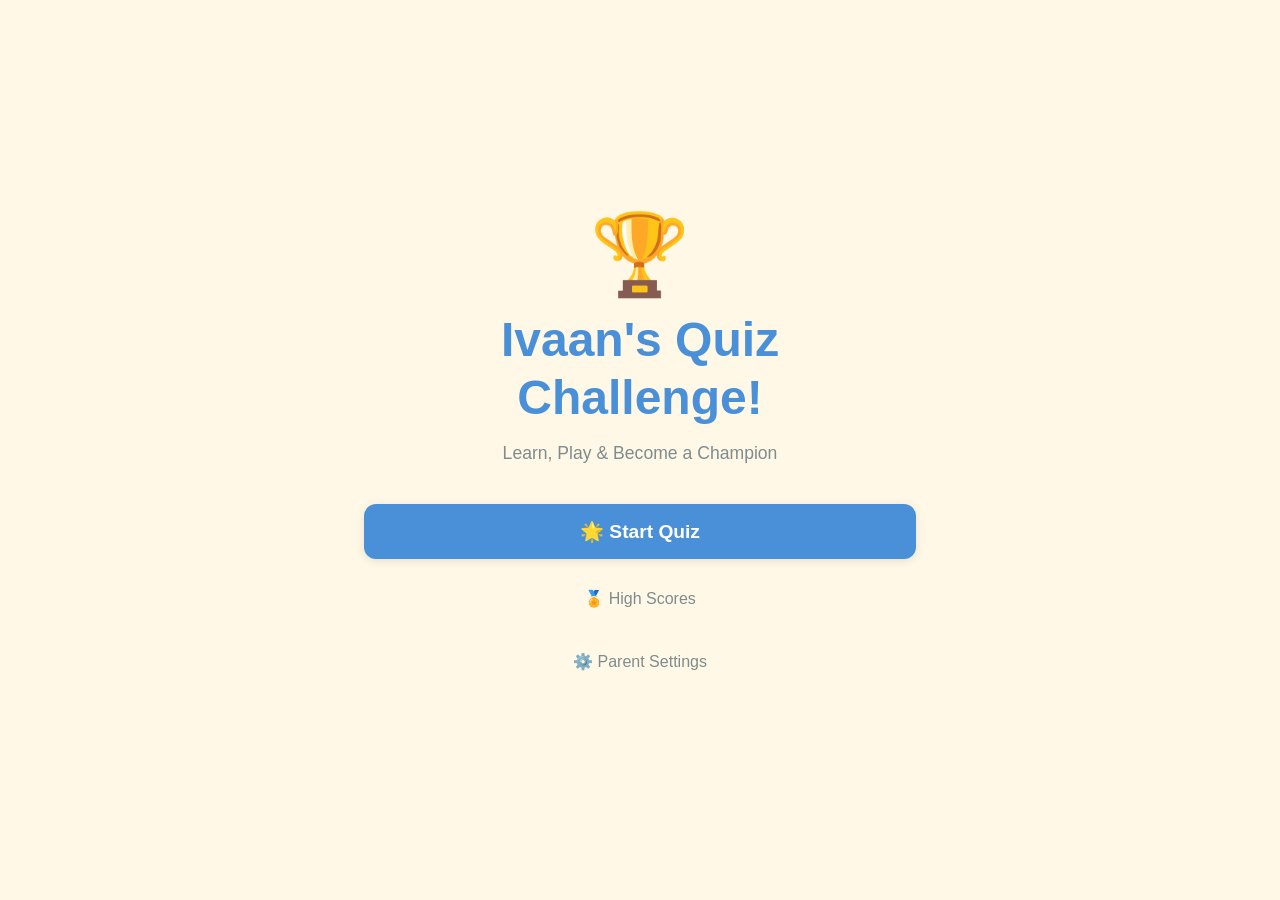
<file: index.html>
<!DOCTYPE html>
<html lang="en">
<head>
  <meta charset="UTF-8">
  <meta name="viewport" content="width=device-width, initial-scale=1.0, maximum-scale=1.0, user-scalable=no">
  <meta name="theme-color" content="#4A90D9">
  <meta name="apple-mobile-web-app-capable" content="yes">
  <meta name="apple-mobile-web-app-status-bar-style" content="default">
  <link rel="manifest" href="manifest.json">
  <link rel="stylesheet" href="css/styles.css">
  <link rel="stylesheet" href="css/animations.css">
  <title>Ivaan's Quiz Challenge</title>
</head>
<body>
  <div id="app">

    <!-- Screen 1: Home -->
    <section id="screen-home" class="screen active">
      <div class="home-container">
        <div class="home-trophy">&#127942;</div>
        <h1 class="home-title">Ivaan's Quiz<br>Challenge!</h1>
        <p class="home-subtitle">Learn, Play &amp; Become a Champion</p>
        <button class="btn btn-primary btn-large pulse" id="btn-start">
          &#127775; Start Quiz
        </button>
        <button class="btn btn-ghost" id="btn-high-scores">
          &#127941; High Scores
        </button>
        <button class="btn btn-ghost" id="btn-settings">
          &#9881;&#65039; Parent Settings
        </button>
      </div>
    </section>

    <!-- Screen 2: Topic Selection -->
    <section id="screen-topic-select" class="screen">
      <div class="screen-header">
        <button class="btn-back" id="btn-back-topics">&#8592;</button>
        <h2>Choose a Topic</h2>
      </div>
      <div class="topic-grid" id="topic-grid">
        <!-- Populated by JS -->
      </div>
      <div class="screen-footer">
        <button class="btn btn-primary" id="btn-topic-next" disabled>Next &#8594;</button>
      </div>
    </section>

    <!-- Screen 3: Quiz Configuration -->
    <section id="screen-quiz-config" class="screen">
      <div class="screen-header">
        <button class="btn-back" id="btn-back-config">&#8592;</button>
        <h2>Set Up Your Quiz</h2>
      </div>
      <div class="config-container">
        <div class="config-section">
          <h3>&#127891; Age Group</h3>
          <div class="config-options" id="age-options">
            <button class="config-btn selected" data-age="5-7">
              <span class="config-btn-label">5-7 years</span>
              <span class="config-btn-desc">Easy &amp; Fun!</span>
            </button>
            <button class="config-btn" data-age="8-10">
              <span class="config-btn-label">8-10 years</span>
              <span class="config-btn-desc">A Bit Trickier!</span>
            </button>
            <button class="config-btn" data-age="11-13">
              <span class="config-btn-label">11-13 years</span>
              <span class="config-btn-desc">Challenge Mode!</span>
            </button>
          </div>
        </div>
        <div class="config-section">
          <h3>&#10067; Number of Questions</h3>
          <div class="config-pills" id="count-options">
            <button class="pill selected" data-count="10">10</button>
            <button class="pill" data-count="15">15</button>
            <button class="pill" data-count="20">20</button>
            <button class="pill" data-count="25">25</button>
            <button class="pill" data-count="30">30</button>
          </div>
        </div>
      </div>
      <div class="screen-footer">
        <button class="btn btn-primary btn-large" id="btn-start-quiz">
          &#127922; Start Quiz!
        </button>
      </div>
    </section>

    <!-- Screen 4: Quiz -->
    <section id="screen-quiz" class="screen">
      <div class="quiz-header">
        <div class="quiz-progress-bar">
          <div class="quiz-progress-fill" id="quiz-progress"></div>
        </div>
        <div class="quiz-info">
          <span id="quiz-topic-badge" class="topic-badge"></span>
          <span id="quiz-counter">Question 1 of 10</span>
          <span id="quiz-score-display">&#11088; 0</span>
        </div>
      </div>
      <div class="quiz-body">
        <div class="streak-banner hidden" id="streak-banner">
          &#128293; <span id="streak-count">0</span> in a row!
        </div>
        <div class="question-card" id="question-card">
          <p class="question-text" id="question-text"></p>
        </div>
        <div class="options-container" id="options-container">
          <!-- 4 option buttons populated by JS -->
        </div>
        <div class="explanation-card hidden" id="explanation-card">
          <div class="explanation-result" id="explanation-result"></div>
          <p class="explanation-text" id="explanation-text"></p>
          <div class="fun-fact" id="fun-fact"></div>
        </div>
        <button class="btn btn-primary btn-next hidden" id="btn-next-question">
          Next Question &#8594;
        </button>
      </div>
    </section>

    <!-- Screen 5: Results -->
    <section id="screen-results" class="screen">
      <div class="results-container">
        <div class="results-header">
          <div class="results-emoji" id="results-emoji"></div>
          <h2 class="results-title" id="results-title"></h2>
        </div>
        <div class="results-score-card">
          <div class="results-score" id="results-score"></div>
          <div class="results-stars" id="results-stars"></div>
          <div class="results-message" id="results-message"></div>
          <div class="results-streak" id="results-streak"></div>
        </div>
        <div class="results-actions">
          <button class="btn btn-primary" id="btn-review">&#128196; Review Answers</button>
          <button class="btn btn-secondary" id="btn-play-again">&#128260; Play Again</button>
          <button class="btn btn-secondary" id="btn-new-topic">&#127912; New Topic</button>
          <button class="btn btn-ghost" id="btn-share">&#128228; Share Score</button>
          <button class="btn btn-ghost" id="btn-home">&#127968; Home</button>
        </div>
      </div>
      <!-- Review Panel -->
      <div class="review-panel hidden" id="review-panel">
        <div class="screen-header">
          <button class="btn-back" id="btn-back-review">&#8592; Back to Results</button>
          <h2>Answer Review</h2>
        </div>
        <div class="review-list" id="review-list">
          <!-- Populated by JS -->
        </div>
      </div>
    </section>

    <!-- Screen 6: Parent Settings -->
    <section id="screen-settings" class="screen">
      <div class="screen-header">
        <button class="btn-back" id="btn-back-settings">&#8592;</button>
        <h2>&#9881;&#65039; Parent Settings</h2>
      </div>
      <div class="settings-container">
        <div class="config-section">
          <h3>&#10133; Add Custom Questions</h3>
          <p class="settings-desc">Add your own questions to any topic. Custom questions are saved on this device.</p>

          <label class="form-label">Topic</label>
          <select class="form-select" id="settings-topic">
            <!-- Populated by JS -->
          </select>

          <label class="form-label">Age Group</label>
          <select class="form-select" id="settings-age">
            <option value="5-7">5-7 years</option>
            <option value="8-10">8-10 years</option>
            <option value="11-13">11-13 years</option>
          </select>

          <label class="form-label">Question</label>
          <textarea class="form-input" id="settings-question" rows="2" placeholder="e.g. What is the capital of France?"></textarea>

          <label class="form-label">Option A (Correct Answer)</label>
          <input class="form-input" id="settings-opt-a" type="text" placeholder="Correct answer">

          <label class="form-label">Option B</label>
          <input class="form-input" id="settings-opt-b" type="text" placeholder="Wrong answer">

          <label class="form-label">Option C</label>
          <input class="form-input" id="settings-opt-c" type="text" placeholder="Wrong answer">

          <label class="form-label">Option D</label>
          <input class="form-input" id="settings-opt-d" type="text" placeholder="Wrong answer">

          <label class="form-label">Explanation</label>
          <textarea class="form-input" id="settings-explanation" rows="2" placeholder="Why is this the correct answer?"></textarea>

          <label class="form-label">Fun Fact (optional)</label>
          <input class="form-input" id="settings-funfact" type="text" placeholder="A fun fact related to this question">

          <button class="btn btn-primary" id="btn-add-question" style="margin-top:16px">
            &#10133; Add Question
          </button>
          <div class="settings-message hidden" id="settings-message"></div>
        </div>

        <div class="config-section">
          <h3>&#128203; Custom Questions Added</h3>
          <div id="custom-questions-summary">
            <!-- Populated by JS -->
          </div>
          <button class="btn btn-ghost" id="btn-clear-custom" style="margin-top:12px; color: var(--color-error);">
            &#128465; Clear All Custom Questions
          </button>
        </div>

        <div class="config-section">
          <h3>&#128465; Reset Data</h3>
          <button class="btn btn-ghost" id="btn-clear-scores" style="color: var(--color-error);">
            Clear All High Scores
          </button>
        </div>
      </div>
    </section>

    <!-- High Scores Modal -->
    <div class="modal hidden" id="modal-high-scores">
      <div class="modal-content">
        <div class="modal-header">
          <h2>&#127941; High Scores</h2>
          <button class="btn-close" id="btn-close-scores">&times;</button>
        </div>
        <div class="modal-body" id="high-scores-list">
          <!-- Populated by JS -->
        </div>
      </div>
    </div>

  </div>

  <script type="module" src="js/app.js"></script>
</body>
</html>
</file>
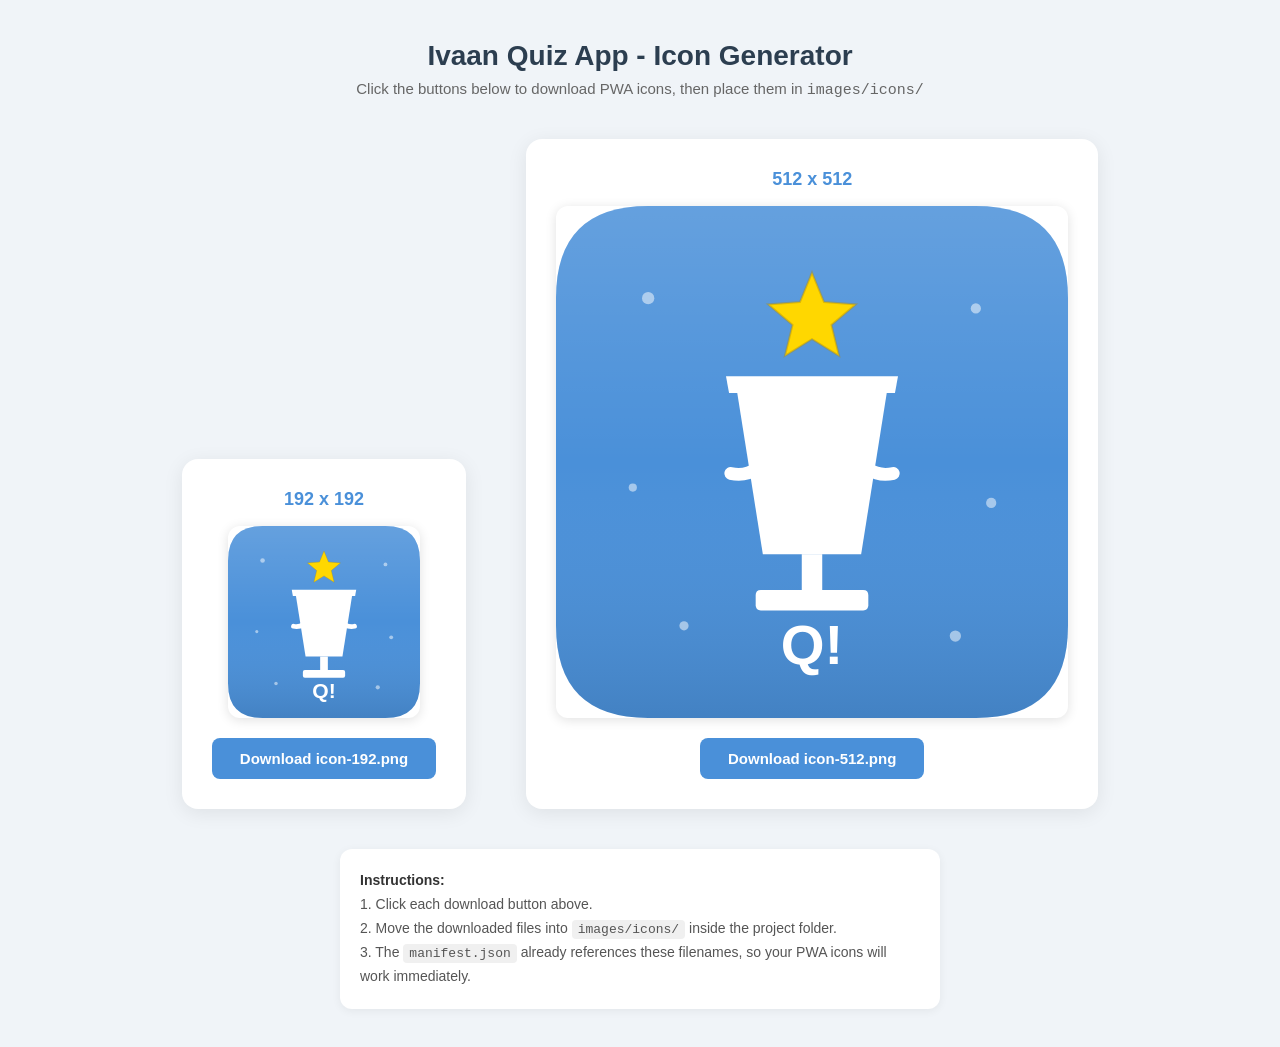
<file: generate-icons.html>
<!DOCTYPE html>
<html lang="en">
<head>
    <meta charset="UTF-8">
    <meta name="viewport" content="width=device-width, initial-scale=1.0">
    <title>Ivaan Quiz App - Icon Generator</title>
    <style>
        * { margin: 0; padding: 0; box-sizing: border-box; }
        body {
            font-family: -apple-system, BlinkMacSystemFont, 'Segoe UI', Roboto, sans-serif;
            background: #f0f4f8;
            color: #333;
            padding: 40px;
            text-align: center;
        }
        h1 {
            font-size: 28px;
            margin-bottom: 8px;
            color: #2c3e50;
        }
        p.subtitle {
            color: #666;
            margin-bottom: 40px;
            font-size: 15px;
        }
        .icons-row {
            display: flex;
            justify-content: center;
            align-items: flex-end;
            gap: 60px;
            flex-wrap: wrap;
        }
        .icon-box {
            background: #fff;
            border-radius: 16px;
            padding: 30px;
            box-shadow: 0 4px 20px rgba(0,0,0,0.08);
        }
        .icon-box h2 {
            font-size: 18px;
            margin-bottom: 16px;
            color: #4A90D9;
        }
        canvas {
            display: block;
            margin: 0 auto 20px;
            border-radius: 12px;
            box-shadow: 0 2px 12px rgba(0,0,0,0.12);
        }
        button {
            background: #4A90D9;
            color: #fff;
            border: none;
            padding: 12px 28px;
            font-size: 15px;
            font-weight: 600;
            border-radius: 8px;
            cursor: pointer;
            transition: background 0.2s;
        }
        button:hover { background: #3a7bc8; }
        button:active { background: #2e6ab0; }
        .note {
            margin-top: 40px;
            padding: 20px;
            background: #fff;
            border-radius: 12px;
            max-width: 600px;
            margin-left: auto;
            margin-right: auto;
            box-shadow: 0 2px 10px rgba(0,0,0,0.06);
            text-align: left;
            font-size: 14px;
            color: #555;
            line-height: 1.7;
        }
        .note strong { color: #333; }
        .note code {
            background: #f0f0f0;
            padding: 2px 6px;
            border-radius: 4px;
            font-size: 13px;
        }
    </style>
</head>
<body>

<h1>Ivaan Quiz App - Icon Generator</h1>
<p class="subtitle">Click the buttons below to download PWA icons, then place them in <code>images/icons/</code></p>

<div class="icons-row">
    <div class="icon-box">
        <h2>192 x 192</h2>
        <canvas id="canvas192" width="192" height="192"></canvas>
        <button onclick="download('canvas192', 'icon-192.png')">Download icon-192.png</button>
    </div>
    <div class="icon-box">
        <h2>512 x 512</h2>
        <canvas id="canvas512" width="512" height="512"></canvas>
        <button onclick="download('canvas512', 'icon-512.png')">Download icon-512.png</button>
    </div>
</div>

<div class="note">
    <strong>Instructions:</strong><br>
    1. Click each download button above.<br>
    2. Move the downloaded files into <code>images/icons/</code> inside the project folder.<br>
    3. The <code>manifest.json</code> already references these filenames, so your PWA icons will work immediately.
</div>

<script>
function drawIcon(canvas) {
    const ctx = canvas.getContext('2d');
    const s = canvas.width;
    const r = s * 0.18; // corner radius

    // --- Background: rounded rectangle ---
    ctx.beginPath();
    ctx.moveTo(r, 0);
    ctx.lineTo(s - r, 0);
    ctx.quadraticCurveTo(s, 0, s, r);
    ctx.lineTo(s, s - r);
    ctx.quadraticCurveTo(s, s, s - r, s);
    ctx.lineTo(r, s);
    ctx.quadraticCurveTo(0, s, 0, s - r);
    ctx.lineTo(0, r);
    ctx.quadraticCurveTo(0, 0, r, 0);
    ctx.closePath();
    ctx.fillStyle = '#4A90D9';
    ctx.fill();

    // Subtle inner gradient overlay for depth
    const grad = ctx.createLinearGradient(0, 0, 0, s);
    grad.addColorStop(0, 'rgba(255,255,255,0.15)');
    grad.addColorStop(0.5, 'rgba(255,255,255,0)');
    grad.addColorStop(1, 'rgba(0,0,0,0.1)');
    ctx.fillStyle = grad;
    ctx.fill();

    // --- Gold star at the top ---
    const starCx = s * 0.5;
    const starCy = s * 0.22;
    const starOuter = s * 0.09;
    const starInner = s * 0.04;
    drawStar(ctx, starCx, starCy, starOuter, starInner, 5);
    ctx.fillStyle = '#FFD700';
    ctx.fill();
    // Star outline
    drawStar(ctx, starCx, starCy, starOuter, starInner, 5);
    ctx.strokeStyle = 'rgba(180,140,0,0.4)';
    ctx.lineWidth = s * 0.004;
    ctx.stroke();

    // --- Trophy shape ---
    const cx = s * 0.5;
    const trophyTop = s * 0.34;
    const trophyBottom = s * 0.68;
    const cupWidth = s * 0.30;
    const cupHeight = trophyBottom - trophyTop;

    // Trophy cup body (tapered trapezoid)
    ctx.beginPath();
    ctx.moveTo(cx - cupWidth * 0.5, trophyTop);
    ctx.lineTo(cx + cupWidth * 0.5, trophyTop);
    ctx.lineTo(cx + cupWidth * 0.32, trophyBottom);
    ctx.lineTo(cx - cupWidth * 0.32, trophyBottom);
    ctx.closePath();
    ctx.fillStyle = '#FFFFFF';
    ctx.fill();

    // Trophy cup rim at top
    const rimH = s * 0.025;
    ctx.beginPath();
    ctx.moveTo(cx - cupWidth * 0.56, trophyTop - rimH * 0.3);
    ctx.lineTo(cx + cupWidth * 0.56, trophyTop - rimH * 0.3);
    ctx.lineTo(cx + cupWidth * 0.54, trophyTop + rimH);
    ctx.lineTo(cx - cupWidth * 0.54, trophyTop + rimH);
    ctx.closePath();
    ctx.fillStyle = '#FFFFFF';
    ctx.fill();

    // Trophy handles (arcs on each side)
    ctx.lineWidth = s * 0.025;
    ctx.strokeStyle = '#FFFFFF';
    ctx.lineCap = 'round';

    // Left handle
    ctx.beginPath();
    ctx.arc(cx - cupWidth * 0.48, trophyTop + cupHeight * 0.35, s * 0.065, -0.6, 1.8);
    ctx.stroke();

    // Right handle
    ctx.beginPath();
    ctx.arc(cx + cupWidth * 0.48, trophyTop + cupHeight * 0.35, s * 0.065, 1.34, 3.74);
    ctx.stroke();

    // Trophy stem
    const stemWidth = s * 0.04;
    const stemTop = trophyBottom;
    const stemBottom = trophyBottom + s * 0.07;
    ctx.fillStyle = '#FFFFFF';
    ctx.fillRect(cx - stemWidth / 2, stemTop, stemWidth, stemBottom - stemTop);

    // Trophy base
    const baseWidth = s * 0.22;
    const baseHeight = s * 0.04;
    const baseRadius = s * 0.01;
    roundRect(ctx, cx - baseWidth / 2, stemBottom, baseWidth, baseHeight, baseRadius);
    ctx.fillStyle = '#FFFFFF';
    ctx.fill();

    // --- "Q!" text below the trophy ---
    ctx.fillStyle = '#FFFFFF';
    ctx.font = `bold ${s * 0.11}px -apple-system, BlinkMacSystemFont, "Segoe UI", Roboto, sans-serif`;
    ctx.textAlign = 'center';
    ctx.textBaseline = 'top';
    ctx.fillText('Q!', cx, stemBottom + baseHeight + s * 0.02);

    // Small sparkle dots for child-friendly feel
    drawSparkle(ctx, s * 0.18, s * 0.18, s * 0.012);
    drawSparkle(ctx, s * 0.82, s * 0.20, s * 0.010);
    drawSparkle(ctx, s * 0.15, s * 0.55, s * 0.008);
    drawSparkle(ctx, s * 0.85, s * 0.58, s * 0.010);
    drawSparkle(ctx, s * 0.25, s * 0.82, s * 0.009);
    drawSparkle(ctx, s * 0.78, s * 0.84, s * 0.011);
}

function drawStar(ctx, cx, cy, outerR, innerR, points) {
    ctx.beginPath();
    for (let i = 0; i < points * 2; i++) {
        const angle = (Math.PI * i) / points - Math.PI / 2;
        const radius = i % 2 === 0 ? outerR : innerR;
        const x = cx + Math.cos(angle) * radius;
        const y = cy + Math.sin(angle) * radius;
        if (i === 0) ctx.moveTo(x, y);
        else ctx.lineTo(x, y);
    }
    ctx.closePath();
}

function roundRect(ctx, x, y, w, h, r) {
    ctx.beginPath();
    ctx.moveTo(x + r, y);
    ctx.lineTo(x + w - r, y);
    ctx.quadraticCurveTo(x + w, y, x + w, y + r);
    ctx.lineTo(x + w, y + h - r);
    ctx.quadraticCurveTo(x + w, y + h, x + w - r, y + h);
    ctx.lineTo(x + r, y + h);
    ctx.quadraticCurveTo(x, y + h, x, y + h - r);
    ctx.lineTo(x, y + r);
    ctx.quadraticCurveTo(x, y, x + r, y);
    ctx.closePath();
}

function drawSparkle(ctx, x, y, r) {
    ctx.fillStyle = 'rgba(255, 255, 255, 0.5)';
    ctx.beginPath();
    ctx.arc(x, y, r, 0, Math.PI * 2);
    ctx.fill();
}

function download(canvasId, filename) {
    const canvas = document.getElementById(canvasId);
    const link = document.createElement('a');
    link.download = filename;
    link.href = canvas.toDataURL('image/png');
    link.click();
}

// Draw both icons on page load
drawIcon(document.getElementById('canvas192'));
drawIcon(document.getElementById('canvas512'));
</script>

</body>
</html>
</file>
<file: css/styles.css>
/* === CSS Custom Properties === */
:root {
  --color-primary: #4A90D9;
  --color-primary-dark: #357ABD;
  --color-success: #27AE60;
  --color-success-light: #E8F8F0;
  --color-error: #E74C3C;
  --color-error-light: #FDEDEC;
  --color-warning: #F39C12;
  --color-bg: #FFF8E7;
  --color-card: #FFFFFF;
  --color-text: #2C3E50;
  --color-text-light: #7F8C8D;
  --color-border: #E0E0E0;
  --font-size-question: clamp(1.1rem, 4vw, 1.5rem);
  --font-size-option: clamp(1rem, 3.5vw, 1.25rem);
  --padding-page: clamp(12px, 4vw, 24px);
  --radius: 12px;
  --radius-sm: 8px;
  --shadow: 0 2px 8px rgba(0,0,0,0.1);
  --shadow-lg: 0 4px 16px rgba(0,0,0,0.15);
}

/* === Reset === */
*, *::before, *::after {
  box-sizing: border-box;
  margin: 0;
  padding: 0;
}

body {
  font-family: -apple-system, BlinkMacSystemFont, 'Segoe UI', Roboto, Oxygen, sans-serif;
  background: var(--color-bg);
  color: var(--color-text);
  min-height: 100vh;
  min-height: 100dvh;
  overflow-x: hidden;
  -webkit-tap-highlight-color: transparent;
}

#app {
  max-width: 600px;
  margin: 0 auto;
  min-height: 100vh;
  min-height: 100dvh;
  position: relative;
}

/* === Screen System === */
.screen {
  display: none;
  flex-direction: column;
  min-height: 100vh;
  min-height: 100dvh;
  padding: var(--padding-page);
}

.screen.active {
  display: flex;
}

/* === Screen Header === */
.screen-header {
  display: flex;
  align-items: center;
  gap: 12px;
  margin-bottom: 20px;
  padding-top: 8px;
}

.screen-header h2 {
  font-size: 1.3rem;
  font-weight: 700;
}

.screen-footer {
  margin-top: auto;
  padding: 16px 0;
}

/* === Buttons === */
.btn {
  display: inline-flex;
  align-items: center;
  justify-content: center;
  gap: 8px;
  border: none;
  border-radius: var(--radius);
  font-size: 1rem;
  font-weight: 600;
  padding: 14px 24px;
  cursor: pointer;
  transition: all 0.2s ease;
  width: 100%;
  touch-action: manipulation;
}

.btn:active {
  transform: scale(0.97);
}

.btn:disabled {
  opacity: 0.5;
  cursor: not-allowed;
  transform: none;
}

.btn-primary {
  background: var(--color-primary);
  color: white;
  box-shadow: var(--shadow);
}

.btn-primary:hover:not(:disabled) {
  background: var(--color-primary-dark);
}

.btn-secondary {
  background: white;
  color: var(--color-primary);
  border: 2px solid var(--color-primary);
}

.btn-ghost {
  background: transparent;
  color: var(--color-text-light);
  font-weight: 500;
}

.btn-large {
  font-size: 1.2rem;
  padding: 16px 32px;
}

.btn-back {
  background: none;
  border: none;
  font-size: 1.5rem;
  cursor: pointer;
  padding: 4px 8px;
  color: var(--color-text);
  touch-action: manipulation;
}

.btn-close {
  background: none;
  border: none;
  font-size: 1.8rem;
  cursor: pointer;
  color: var(--color-text-light);
  line-height: 1;
}

.btn-next {
  margin-top: 16px;
}

/* === Home Screen === */
.home-container {
  display: flex;
  flex-direction: column;
  align-items: center;
  justify-content: center;
  flex: 1;
  text-align: center;
  gap: 16px;
}

.home-trophy {
  font-size: 80px;
  line-height: 1;
}

.home-title {
  font-size: clamp(2rem, 8vw, 3rem);
  font-weight: 800;
  color: var(--color-primary);
  line-height: 1.2;
}

.home-subtitle {
  font-size: 1.1rem;
  color: var(--color-text-light);
  margin-bottom: 24px;
}

/* === Topic Grid === */
.topic-grid {
  display: grid;
  grid-template-columns: repeat(2, 1fr);
  gap: 12px;
  flex: 1;
  align-content: start;
}

.topic-card {
  background: var(--color-card);
  border: 3px solid transparent;
  border-radius: var(--radius);
  padding: 16px 12px;
  text-align: center;
  cursor: pointer;
  transition: all 0.2s ease;
  box-shadow: var(--shadow);
  touch-action: manipulation;
}

.topic-card:active {
  transform: scale(0.96);
}

.topic-card.selected {
  border-color: var(--topic-color, var(--color-primary));
  box-shadow: 0 0 0 2px var(--topic-color, var(--color-primary)), var(--shadow-lg);
}

.topic-card-emoji {
  font-size: 36px;
  display: block;
  margin-bottom: 8px;
}

.topic-card-name {
  font-weight: 700;
  font-size: 0.95rem;
  margin-bottom: 4px;
}

.topic-card-tagline {
  font-size: 0.75rem;
  color: var(--color-text-light);
}

/* === Quiz Config === */
.config-container {
  flex: 1;
  display: flex;
  flex-direction: column;
  gap: 28px;
}

.config-section h3 {
  font-size: 1.1rem;
  margin-bottom: 12px;
}

.config-options {
  display: flex;
  flex-direction: column;
  gap: 10px;
}

.config-btn {
  display: flex;
  flex-direction: column;
  align-items: flex-start;
  background: var(--color-card);
  border: 2px solid var(--color-border);
  border-radius: var(--radius);
  padding: 14px 16px;
  cursor: pointer;
  transition: all 0.2s ease;
  touch-action: manipulation;
  text-align: left;
}

.config-btn.selected {
  border-color: var(--color-primary);
  background: #EBF3FC;
}

.config-btn-label {
  font-weight: 700;
  font-size: 1rem;
}

.config-btn-desc {
  font-size: 0.85rem;
  color: var(--color-text-light);
}

.config-pills {
  display: flex;
  gap: 8px;
  flex-wrap: wrap;
}

.pill {
  background: var(--color-card);
  border: 2px solid var(--color-border);
  border-radius: 24px;
  padding: 10px 20px;
  font-size: 1rem;
  font-weight: 600;
  cursor: pointer;
  transition: all 0.2s ease;
  touch-action: manipulation;
  min-width: 52px;
  text-align: center;
}

.pill.selected {
  background: var(--color-primary);
  color: white;
  border-color: var(--color-primary);
}

/* === Quiz Screen === */
.quiz-header {
  margin-bottom: 16px;
}

.quiz-progress-bar {
  height: 8px;
  background: var(--color-border);
  border-radius: 4px;
  overflow: hidden;
  margin-bottom: 12px;
}

.quiz-progress-fill {
  height: 100%;
  background: var(--color-primary);
  border-radius: 4px;
  transition: width 0.4s ease;
  width: 0%;
}

.quiz-info {
  display: flex;
  align-items: center;
  justify-content: space-between;
  font-size: 0.9rem;
  color: var(--color-text-light);
}

.topic-badge {
  background: var(--color-primary);
  color: white;
  padding: 4px 10px;
  border-radius: 12px;
  font-size: 0.8rem;
  font-weight: 600;
}

.quiz-body {
  flex: 1;
  display: flex;
  flex-direction: column;
}

.streak-banner {
  text-align: center;
  font-size: 1.1rem;
  font-weight: 700;
  color: var(--color-warning);
  padding: 8px;
  margin-bottom: 8px;
}

.question-card {
  background: var(--color-card);
  border-radius: var(--radius);
  padding: 20px;
  box-shadow: var(--shadow);
  margin-bottom: 16px;
}

.question-text {
  font-size: var(--font-size-question);
  font-weight: 600;
  line-height: 1.5;
}

.options-container {
  display: flex;
  flex-direction: column;
  gap: 10px;
}

.option-btn {
  background: var(--color-card);
  border: 2px solid var(--color-border);
  border-radius: var(--radius);
  padding: 14px 16px;
  font-size: var(--font-size-option);
  font-weight: 500;
  text-align: left;
  cursor: pointer;
  transition: all 0.2s ease;
  touch-action: manipulation;
  min-height: 48px;
  display: flex;
  align-items: center;
  gap: 12px;
}

.option-btn:active:not(.disabled) {
  transform: scale(0.98);
}

.option-btn.disabled {
  cursor: default;
}

.option-btn.correct {
  border-color: var(--color-success);
  background: var(--color-success-light);
  color: var(--color-success);
  font-weight: 700;
}

.option-btn.wrong {
  border-color: var(--color-error);
  background: var(--color-error-light);
  color: var(--color-error);
}

.option-label {
  display: inline-flex;
  align-items: center;
  justify-content: center;
  width: 28px;
  height: 28px;
  border-radius: 50%;
  background: var(--color-bg);
  font-weight: 700;
  font-size: 0.85rem;
  flex-shrink: 0;
}

.option-btn.correct .option-label {
  background: var(--color-success);
  color: white;
}

.option-btn.wrong .option-label {
  background: var(--color-error);
  color: white;
}

/* === Explanation Card === */
.explanation-card {
  background: var(--color-card);
  border-radius: var(--radius);
  padding: 16px;
  margin-top: 16px;
  box-shadow: var(--shadow);
  border-left: 4px solid var(--color-primary);
}

.explanation-result {
  font-weight: 700;
  font-size: 1rem;
  margin-bottom: 8px;
}

.explanation-result.correct {
  color: var(--color-success);
}

.explanation-result.wrong {
  color: var(--color-error);
}

.explanation-text {
  font-size: 0.95rem;
  line-height: 1.6;
  margin-bottom: 10px;
}

.fun-fact {
  background: #FFF3CD;
  border-radius: var(--radius-sm);
  padding: 10px 12px;
  font-size: 0.9rem;
  line-height: 1.5;
}

.fun-fact::before {
  content: "\1F4A1 Did you know? ";
  font-weight: 700;
}

/* === Results Screen === */
.results-container {
  display: flex;
  flex-direction: column;
  align-items: center;
  flex: 1;
  padding-top: 24px;
  gap: 20px;
}

.results-header {
  text-align: center;
}

.results-emoji {
  font-size: 64px;
  margin-bottom: 8px;
}

.results-title {
  font-size: 1.5rem;
  font-weight: 800;
}

.results-score-card {
  background: var(--color-card);
  border-radius: var(--radius);
  padding: 24px;
  text-align: center;
  width: 100%;
  box-shadow: var(--shadow-lg);
}

.results-score {
  font-size: 2.5rem;
  font-weight: 800;
  color: var(--color-primary);
  margin-bottom: 8px;
}

.results-stars {
  font-size: 2rem;
  margin-bottom: 12px;
}

.results-message {
  font-size: 1.1rem;
  color: var(--color-text-light);
  margin-bottom: 8px;
}

.results-streak {
  font-size: 0.95rem;
  color: var(--color-warning);
  font-weight: 600;
}

.results-actions {
  width: 100%;
  display: flex;
  flex-direction: column;
  gap: 10px;
}

/* === Review Panel === */
.review-panel {
  position: absolute;
  top: 0;
  left: 0;
  right: 0;
  min-height: 100vh;
  min-height: 100dvh;
  background: var(--color-bg);
  padding: var(--padding-page);
  z-index: 10;
  overflow-y: auto;
}

.review-list {
  display: flex;
  flex-direction: column;
  gap: 16px;
}

.review-item {
  background: var(--color-card);
  border-radius: var(--radius);
  padding: 16px;
  box-shadow: var(--shadow);
}

.review-item-header {
  display: flex;
  align-items: center;
  gap: 8px;
  margin-bottom: 8px;
  font-weight: 700;
  font-size: 0.85rem;
}

.review-item-header .badge {
  display: inline-flex;
  align-items: center;
  justify-content: center;
  padding: 2px 8px;
  border-radius: 10px;
  font-size: 0.75rem;
  color: white;
}

.badge.correct { background: var(--color-success); }
.badge.wrong { background: var(--color-error); }

.review-question {
  font-weight: 600;
  margin-bottom: 8px;
  line-height: 1.5;
}

.review-answer {
  font-size: 0.9rem;
  line-height: 1.6;
}

.review-answer .label {
  font-weight: 600;
}

.review-explanation {
  margin-top: 8px;
  padding-top: 8px;
  border-top: 1px solid var(--color-border);
  font-size: 0.85rem;
  color: var(--color-text-light);
  line-height: 1.5;
}

/* === Modal === */
.modal {
  position: fixed;
  top: 0;
  left: 0;
  right: 0;
  bottom: 0;
  background: rgba(0,0,0,0.5);
  display: flex;
  align-items: center;
  justify-content: center;
  z-index: 100;
  padding: 16px;
}

.modal.hidden {
  display: none;
}

.modal-content {
  background: var(--color-card);
  border-radius: var(--radius);
  max-width: 500px;
  width: 100%;
  max-height: 80vh;
  overflow-y: auto;
  box-shadow: var(--shadow-lg);
}

.modal-header {
  display: flex;
  align-items: center;
  justify-content: space-between;
  padding: 16px 20px;
  border-bottom: 1px solid var(--color-border);
}

.modal-header h2 {
  font-size: 1.2rem;
}

.modal-body {
  padding: 20px;
}

.score-entry {
  display: flex;
  align-items: center;
  justify-content: space-between;
  padding: 10px 0;
  border-bottom: 1px solid var(--color-border);
}

.score-entry:last-child {
  border-bottom: none;
}

.score-entry-topic {
  font-weight: 600;
}

.score-entry-detail {
  font-size: 0.85rem;
  color: var(--color-text-light);
}

.score-entry-value {
  font-weight: 700;
  color: var(--color-primary);
  font-size: 1.1rem;
}

.empty-state {
  text-align: center;
  padding: 40px 20px;
  color: var(--color-text-light);
}

/* === Settings Screen === */
.settings-container {
  flex: 1;
  display: flex;
  flex-direction: column;
  gap: 24px;
  padding-bottom: 24px;
  overflow-y: auto;
}

.settings-desc {
  font-size: 0.9rem;
  color: var(--color-text-light);
  margin-bottom: 16px;
  line-height: 1.5;
}

.form-label {
  display: block;
  font-weight: 600;
  font-size: 0.9rem;
  margin-bottom: 4px;
  margin-top: 12px;
}

.form-input, .form-select {
  width: 100%;
  padding: 10px 12px;
  border: 2px solid var(--color-border);
  border-radius: var(--radius-sm);
  font-size: 1rem;
  font-family: inherit;
  background: var(--color-card);
  color: var(--color-text);
  transition: border-color 0.2s;
}

.form-input:focus, .form-select:focus {
  outline: none;
  border-color: var(--color-primary);
}

textarea.form-input {
  resize: vertical;
}

.settings-message {
  margin-top: 12px;
  padding: 10px 12px;
  border-radius: var(--radius-sm);
  font-size: 0.9rem;
  font-weight: 600;
}

.settings-message.success {
  background: var(--color-success-light);
  color: var(--color-success);
}

.settings-message.error {
  background: var(--color-error-light);
  color: var(--color-error);
}

.custom-q-summary {
  display: flex;
  align-items: center;
  justify-content: space-between;
  padding: 8px 0;
  border-bottom: 1px solid var(--color-border);
  font-size: 0.9rem;
}

.custom-q-summary:last-child {
  border-bottom: none;
}

.custom-q-count {
  font-weight: 700;
  color: var(--color-primary);
}

/* === Utility === */
.hidden {
  display: none !important;
}

/* === Responsive === */
@media (min-width: 480px) {
  .topic-grid {
    gap: 16px;
  }
  .topic-card {
    padding: 20px 16px;
  }
  .topic-card-emoji {
    font-size: 42px;
  }
}
</file>
<file: css/animations.css>
/* === Pulse Animation (Start Button) === */
@keyframes pulse {
  0%, 100% { transform: scale(1); }
  50% { transform: scale(1.05); }
}

.pulse {
  animation: pulse 2s infinite ease-in-out;
}

.pulse:hover, .pulse:active {
  animation: none;
}

/* === Slide In from Bottom === */
@keyframes slideUp {
  from { opacity: 0; transform: translateY(20px); }
  to { opacity: 1; transform: translateY(0); }
}

.slide-up {
  animation: slideUp 0.3s ease-out;
}

/* === Fade In === */
@keyframes fadeIn {
  from { opacity: 0; }
  to { opacity: 1; }
}

.fade-in {
  animation: fadeIn 0.3s ease-out;
}

/* === Pop In === */
@keyframes popIn {
  0% { opacity: 0; transform: scale(0.8); }
  50% { transform: scale(1.05); }
  100% { opacity: 1; transform: scale(1); }
}

.pop-in {
  animation: popIn 0.4s ease-out;
}

/* === Correct Answer Flash === */
@keyframes correctFlash {
  0% { box-shadow: 0 0 0 0 rgba(39, 174, 96, 0.6); }
  70% { box-shadow: 0 0 0 10px rgba(39, 174, 96, 0); }
  100% { box-shadow: 0 0 0 0 rgba(39, 174, 96, 0); }
}

.option-btn.correct {
  animation: correctFlash 0.6s ease-out;
}

/* === Wrong Answer Shake === */
@keyframes shake {
  0%, 100% { transform: translateX(0); }
  20% { transform: translateX(-6px); }
  40% { transform: translateX(6px); }
  60% { transform: translateX(-4px); }
  80% { transform: translateX(4px); }
}

.option-btn.wrong {
  animation: shake 0.4s ease-out;
}

/* === Streak Fire === */
@keyframes streakPop {
  0% { opacity: 0; transform: scale(0.5); }
  50% { transform: scale(1.2); }
  100% { opacity: 1; transform: scale(1); }
}

.streak-banner:not(.hidden) {
  animation: streakPop 0.4s ease-out;
}

/* === Score Count Up === */
@keyframes countUp {
  from { opacity: 0; transform: translateY(10px); }
  to { opacity: 1; transform: translateY(0); }
}

.results-score {
  animation: countUp 0.5s ease-out;
}

/* === Star Rating Cascade === */
@keyframes starPop {
  0% { opacity: 0; transform: scale(0); }
  60% { transform: scale(1.3); }
  100% { opacity: 1; transform: scale(1); }
}

.star {
  display: inline-block;
  animation: starPop 0.3s ease-out both;
}

.star:nth-child(1) { animation-delay: 0.1s; }
.star:nth-child(2) { animation-delay: 0.2s; }
.star:nth-child(3) { animation-delay: 0.3s; }
.star:nth-child(4) { animation-delay: 0.4s; }
.star:nth-child(5) { animation-delay: 0.5s; }

/* === Confetti === */
@keyframes confettiFall {
  0% { transform: translateY(-100%) rotate(0deg); opacity: 1; }
  100% { transform: translateY(100vh) rotate(720deg); opacity: 0; }
}

.confetti-piece {
  position: fixed;
  width: 10px;
  height: 10px;
  top: -10px;
  z-index: 1000;
  pointer-events: none;
  animation: confettiFall 2.5s linear forwards;
}

/* === Topic Card Hover === */
.topic-card {
  transition: transform 0.2s ease, box-shadow 0.2s ease, border-color 0.2s ease;
}

/* === Screen Transition === */
.screen.active {
  animation: fadeIn 0.25s ease-out;
}

/* === Progress bar glow on completion === */
@keyframes progressGlow {
  0%, 100% { box-shadow: 0 0 4px rgba(74, 144, 217, 0.3); }
  50% { box-shadow: 0 0 12px rgba(74, 144, 217, 0.6); }
}

.quiz-progress-fill {
  transition: width 0.4s ease, background-color 0.3s ease;
}
</file>
